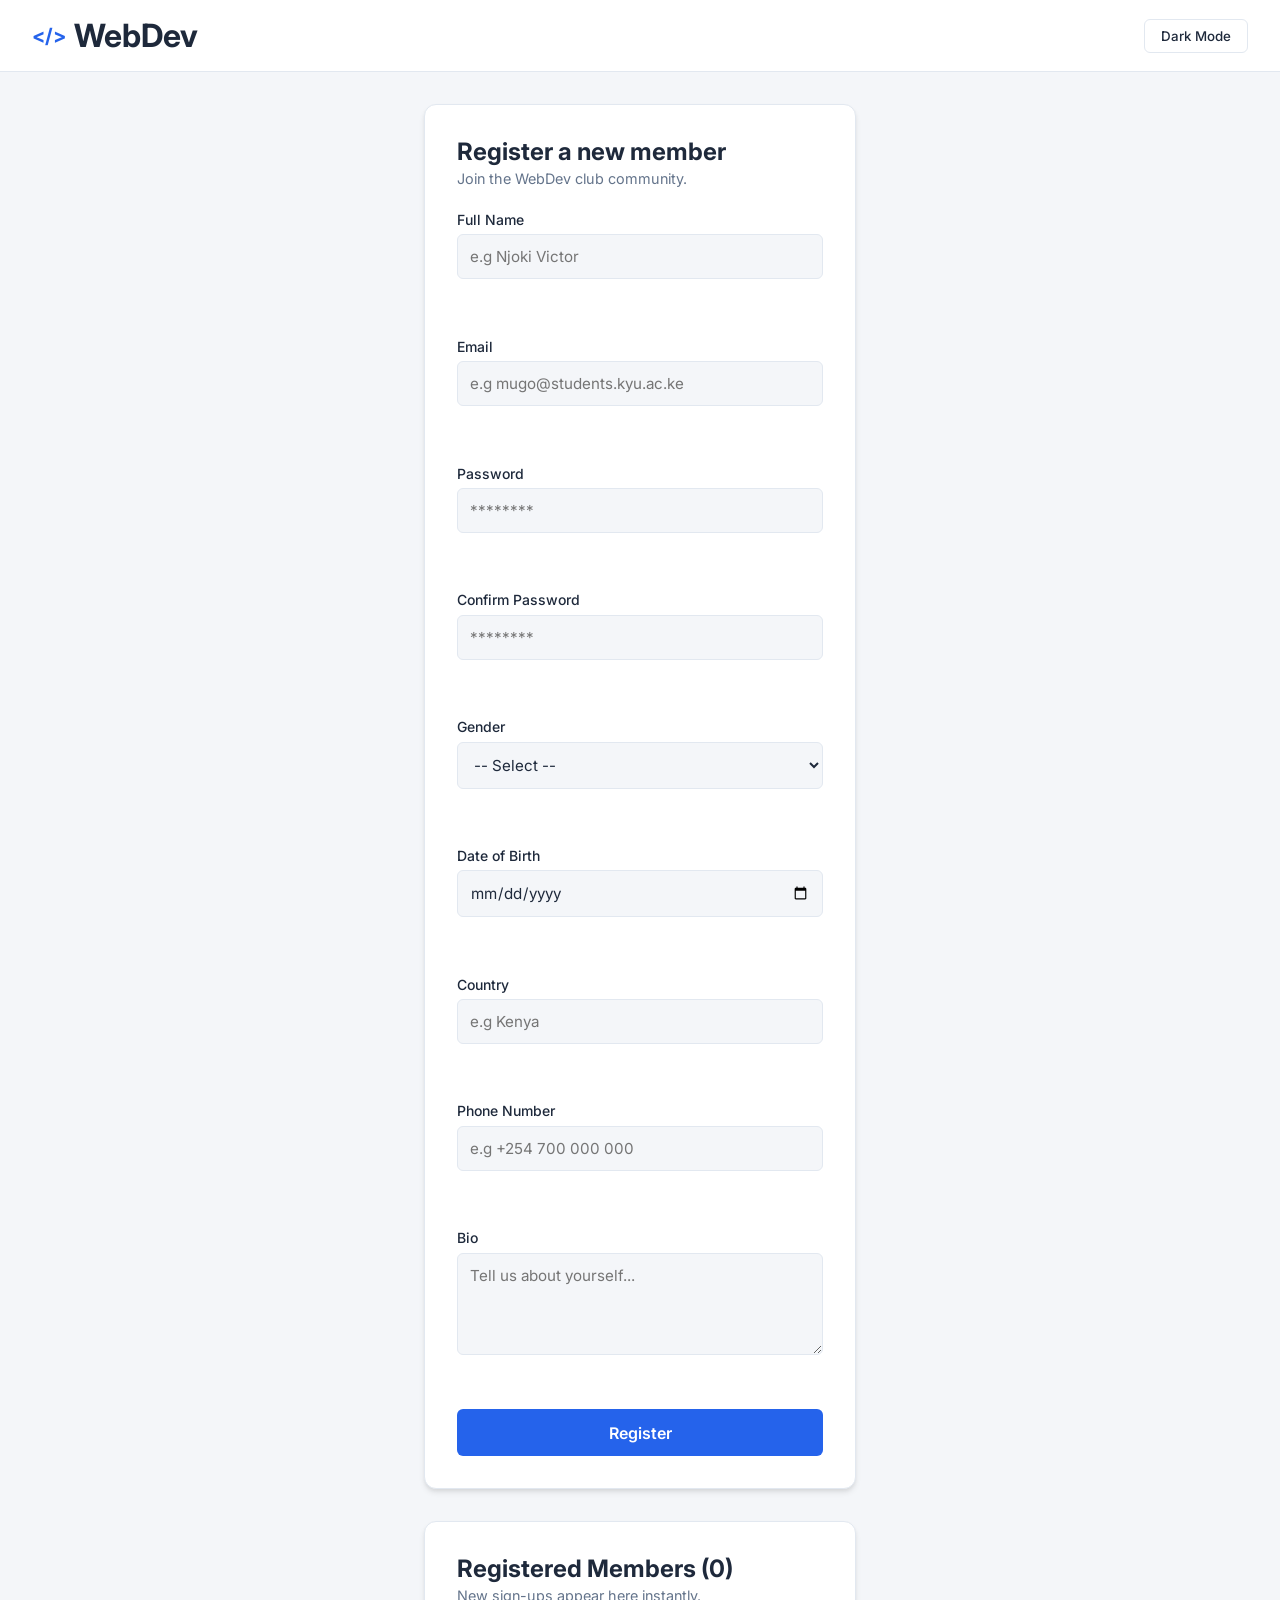
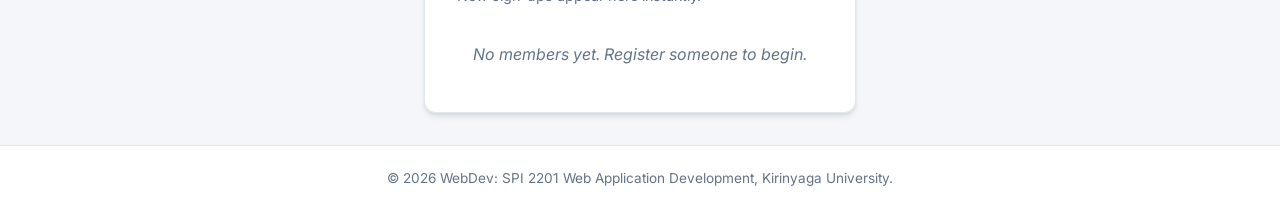
<file: extensions/Assignment/index.html>
<!DOCTYPE html>
<html lang="en">
<head>
    <meta charset="UTF-8">
    <meta name="viewport" content="width=device-width, initial-scale=1.0">
    <title>WebDev-Registration</title>
    <link rel="preconnect" href="https://fonts.googleapis.com">
    <link href="https://fonts.googleapis.com/css2?family=Inter:wght@400;500;600;700&display=swap" rel="stylesheet">
    <link rel="stylesheet" href="style.css">
</head>
<body>
    <header class="site-header">
        <div class="brand">
            <span class="logo">&lt;/&gt;</span>
            <h1>WebDev</h1>
        </div>
        <button id="theme" class="theme-btn">Dark Mode</button>
    </header>

    <main class="container">
        <section class="card">
            <h2>Register a new member</h2>
            <p class="subtitle">Join the WebDev club community.</p>

            <form id="regform" novalidate>
                <div class="grid-2">
                    <div class="field">
                        <label for="name">Full Name</label>
                        <input type="text" id="name" placeholder="e.g Njoki Victor">
                        <small class="error" id="nameError"></small>
                    </div>
                    <div class="field">
                        <label for="email">Email</label>
                        <input type="email" id="email" placeholder="e.g mugo@students.kyu.ac.ke">
                        <small class="error" id="emailError"></small>
                    </div>
                    <div class="field">
                        <label for="password">Password</label>
                        <input type="password" id="password" placeholder="********">
                        <small class="error" id="passwordError"></small>
                    </div>
                    <div class="field">
                        <label for="confirm-password">Confirm Password</label>
                        <input type="password" id="confirm-password" placeholder="********">
                        <small class="error" id="confirmError"></small>
                    </div>
                    <div class="field">
                        <label for="gender">Gender</label>
                        <select id="gender">
                            <option value="">-- Select --</option>
                            <option value="male">Male</option>
                            <option value="female">Female</option>
                            <option value="other">Other</option>
                        </select>
                        <small class="error" id="genderError"></small>
                    </div>
                    <div class="field">
                        <label for="dob">Date of Birth</label>
                        <input type="date" id="dob">
                        <small class="error" id="dobError"></small>
                    </div>
                    <div class="field">
                        <label for="country">Country</label>
                        <input type="text" id="country" placeholder="e.g Kenya">
                        <small class="error" id="countryError"></small>
                    </div>
                    <div class="field">
                        <label for="phone">Phone Number</label>
                        <input type="tel" id="phone" placeholder="e.g +254 700 000 000">
                        <small class="error" id="phoneError"></small>
                    </div>
                </div>

                <div class="field">
                    <label for="bio">Bio</label>
                    <textarea id="bio" rows="4" placeholder="Tell us about yourself..."></textarea>
                    <small class="error" id="bioError"></small>
                </div>

                <button type="submit" class="submit-btn">Register</button>
                <p id="successMsg" class="success hidden"></p>
            </form>
        </section>

        <section class="card">
            <h2>Registered Members (<span id="count">0</span>)</h2>
            <p class="subtitle">New sign-ups appear here instantly.</p>
            <ul id="memberList" class="member-list">
                <li class="empty" id="emptyNote">No members yet. Register someone to begin.</li>
            </ul>
        </section>
    </main>

    <footer class="site-footer">
        <p>&copy; 2026 WebDev: SPI 2201 Web Application Development, Kirinyaga University.</p>
    </footer>

    <script src="script.js"></script>
</body>
</html>
</file>
<file: extensions/Assignment/style.css>
:root {
    --bg-color: #f4f6f9;
    --card-bg: #ffffff;
    --text-color: #1e293b;
    --text-muted: #64748b;
    --border-color: #e2e8f0;
    --primary-color: #2563eb;
    --primary-hover: #1d4ed8;
    --error-color: #ef4444;
    --success-color: #10b981;
    --shadow: 0 4px 6px -1px rgba(0, 0, 0, 0.1), 0 2px 4px -1px rgba(0, 0, 0, 0.06);
}

[data-theme="dark"] {
    --bg-color: #0f172a;
    --card-bg: #1e293b;
    --text-color: #f8fafc;
    --text-muted: #94a3b8;
    --border-color: #334155;
    --primary-color: #3b82f6;
    --primary-hover: #2563eb;
}

* {
    box-sizing: border-box;
    margin: 0;
    padding: 0;
    font-family: 'Inter', sans-serif;
    transition: background-color 0.3s ease, color 0.3s ease, border-color 0.3s ease;
}

body {
    background-color: var(--bg-color);
    color: var(--text-color);
    display: flex;
    flex-direction: column;
    min-height: 100vh;
}

/* Header */
.site-header {
    display: flex;
    justify-content: space-between;
    align-items: center;
    padding: 1rem 2rem;
    background-color: var(--card-bg);
    border-bottom: 1px solid var(--border-color);
}

.brand {
    display: flex;
    align-items: center;
    gap: 0.5rem;
}

.logo {
    font-weight: 700;
    color: var(--primary-color);
    font-size: 1.25rem;
}

.theme-btn {
    background: transparent;
    border: 1px solid var(--border-color);
    color: var(--text-color);
    padding: 0.5rem 1rem;
    border-radius: 6px;
    cursor: pointer;
    font-weight: 500;
}

.theme-btn:hover {
    background-color: var(--border-color);
}

/* Container & Cards */
.container {
    max-width: 900px;
    margin: 2rem auto;
    padding: 0 1rem;
    display: flex;
    flex-direction: column;
    gap: 2rem;
    flex: 1;
}

.card {
    background-color: var(--card-bg);
    padding: 2rem;
    border-radius: 12px;
    box-shadow: var(--shadow);
    border: 1px solid var(--border-color);
}

.card h2 {
    font-size: 1.5rem;
    margin-bottom: 0.25rem;
}

.subtitle {
    color: var(--text-muted);
    font-size: 0.9rem;
    margin-bottom: 1.5rem;
}

/* Form Layout */
.grid-2 {
    display: grid;
    grid-template-columns: repeat(auto-fit, minmax(280px, 1fr));
    gap: 1.25rem;
    margin-bottom: 1.25rem;
}

.field {
    display: flex;
    flex-direction: column;
    gap: 0.4rem;
    margin-bottom: 1rem;
}

label {
    font-size: 0.875rem;
    font-weight: 500;
}

input, select, textarea {
    width: 100%;
    padding: 0.75rem;
    border: 1px solid var(--border-color);
    border-radius: 6px;
    background-color: var(--bg-color);
    color: var(--text-color);
    font-size: 0.95rem;
    outline: none;
}

input:focus, select:focus, textarea:focus {
    border-color: var(--primary-color);
    box-shadow: 0 0 0 3px rgba(37, 99, 235, 0.2);
}

input.input-error, select.input-error, textarea.input-error {
    border-color: var(--error-color);
}

.error {
    color: var(--error-color);
    font-size: 0.8rem;
    min-height: 1rem;
}

.submit-btn {
    width: 100%;
    padding: 0.85rem;
    background-color: var(--primary-color);
    color: white;
    border: none;
    border-radius: 6px;
    font-size: 1rem;
    font-weight: 600;
    cursor: pointer;
    margin-top: 1rem;
}

.submit-btn:hover {
    background-color: var(--primary-hover);
}

.success {
    color: var(--success-color);
    font-weight: 500;
    margin-top: 1rem;
    text-align: center;
}

.hidden {
    display: none;
}

/* Member List */
.member-list {
    list-style: none;
    display: flex;
    flex-direction: column;
    gap: 0.75rem;
}

.member-item {
    padding: 1rem;
    border: 1px solid var(--border-color);
    border-radius: 8px;
    background-color: var(--bg-color);
    display: flex;
    justify-content: space-between;
    align-items: center;
}

.member-info h4 {
    font-size: 1rem;
    color: var(--text-color);
}

.member-info p {
    font-size: 0.85rem;
    color: var(--text-muted);
}

.empty {
    color: var(--text-muted);
    font-style: italic;
    text-align: center;
    padding: 1rem;
}

/* Footer */
.site-footer {
    text-align: center;
    padding: 1.5rem;
    color: var(--text-muted);
    font-size: 0.85rem;
    border-top: 1px solid var(--border-color);
    background-color: var(--card-bg);
}
</file>
